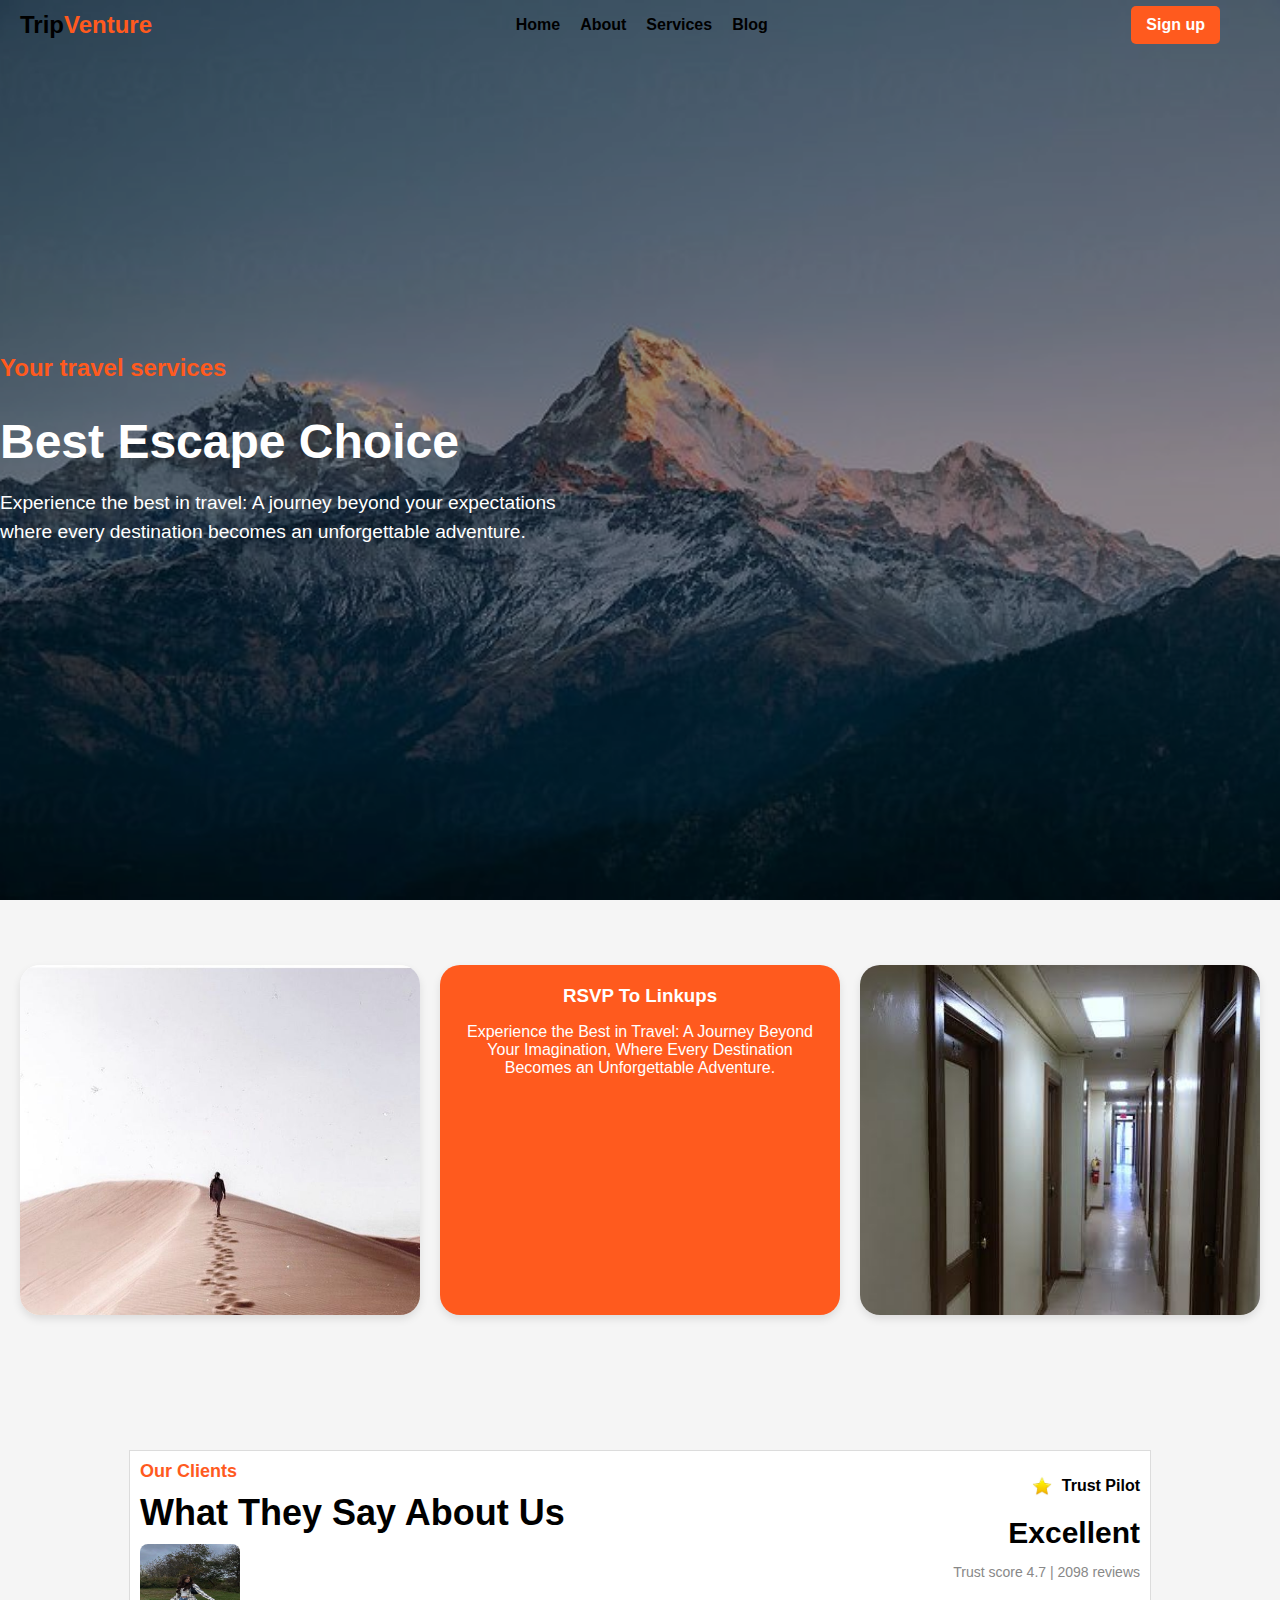
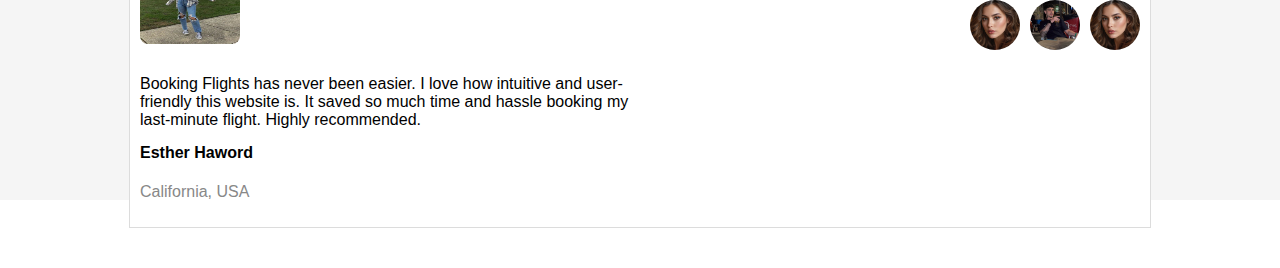
<file: index.html>
<!DOCTYPE html>
<html lang="en">
<head>
    <meta charset="UTF-8">
    <meta name="viewport" content="width=device-width, initial-scale=1.0">
    <title>TripVenture</title>
    <link rel="stylesheet" href="style.css">
</head>
<body>
    <header>
        <div class="logo">
            <span class="logo-text">Trip<span class="venture">Venture</span></span>
        </div>
        <nav>
            <ul>
                <li><a href="#">Home</a></li>
                <li><a href="#">About</a></li>
                <li><a href="#">Services</a></li>
                <li><a href="#">Blog</a></li>
            </ul>
        </nav>
        <a href="signin.html" class="sign-in-btn">Sign up</a>
    </header>

    <section class="hero">
        <div class="overlay">
            <div class="hero-text">
                <h2>Your travel services</h2>
                <h1>Best Escape Choice</h1>
                <p>Experience the best in travel: A journey beyond your expectations where every destination becomes an unforgettable adventure.</p>
            </div>
        </div>
    </section>
    <hero>
        <div class="card-container">
            <div class="card">
                <img src="download (20).jpeg" alt="Traveller Profile">
                <div class="card-content">
                    <p>View Traveller Profile</p>
                </div>
            </div>
            <div class="card orange-card">
                <div class="card-content">
                    <h3>RSVP To Linkups</h3>
                    <p>Experience the Best in Travel: A Journey Beyond Your Imagination, Where Every Destination Becomes an Unforgettable Adventure.</p>
                </div>
            </div>
            <div class="card">
                <img src="Welcome to Kolping New York - Room Rental _ Hostel _ Accomodations = Photos & Pics Page.jpeg" alt="Hostel Chat">
                <div class="card-content">
                    <p>Join Your Hostel's Chat</p>
                </div>
            </div>
        </div>
    </hero>
    <section class="testimonial-section">
        <div class="testimonial-content">
            <div class="left-column">
                <h4 class="section-title">Our Clients</h4>
                <h2 class="main-title">What They Say About Us</h2>
                <div class="testimonial-box">
                    <img src="73 Perfect Camping Outfit Ideas with Packing Tips.jpeg" alt="Client Image" class="client-image">
                    <p class="testimonial-text">
                        Booking Flights has never been easier. I love how intuitive and user-friendly this website is. 
                        It saved so much time and hassle booking my last-minute flight. Highly recommended.
                    </p>
                    <p class="client-name">Esther Haword</p>
                    <p class="client-location">California, USA</p>
                </div>
            </div>
            <div class="right-column">
                <div class="trust-pilot">
                    <div class="trust-pilot-header">
                        <img src="star.jpeg" alt="Trust Pilot" class="trust-pilot-icon">
                        <p class="trust-pilot-title">Trust Pilot</p>
                    </div>
                    <p class="trust-pilot-rating">Excellent</p>
                    <p class="trust-pilot-score">Trust score 4.7 | 2098 reviews</p>
                </div>
                <div class="user-images">
                    <img src="girl.jpeg" alt="User 1" class="user-image">
                    <img src="download (21).jpeg" alt="User 2" class="user-image">
                    <img src="girl.jpeg" alt="User 3" class="user-image">
                </div>
            </div>
        </div>
    </section>
</body>
</html>
</file>
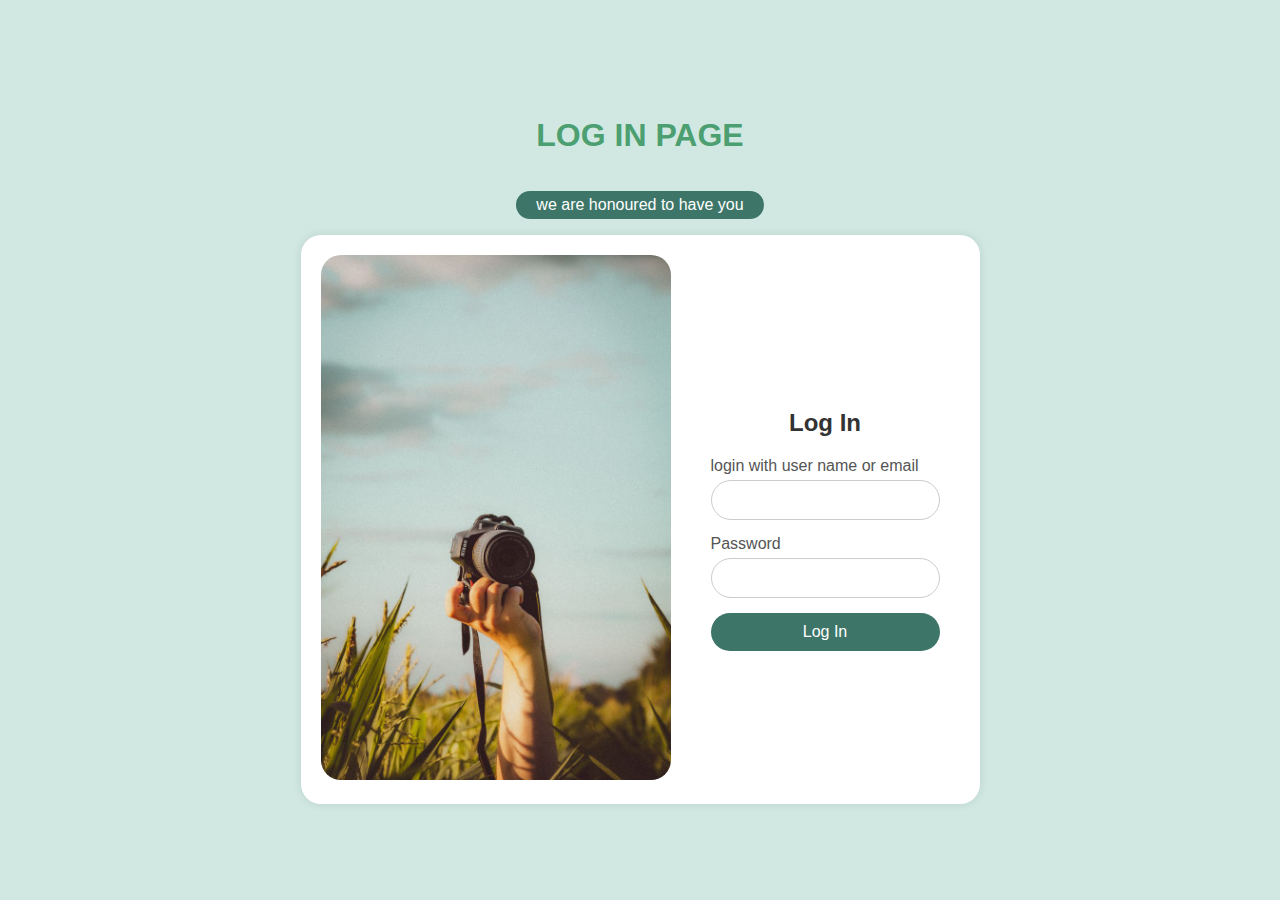
<file: login.html>
<!DOCTYPE html>
<html lang="en">
<head>
    <meta charset="UTF-8">
    <meta name="viewport" content="width=device-width, initial-scale=1.0">
    <title>Login Page</title>
    <link rel="stylesheet" href="login.css">
</head>
<body>
    <div class="container">
        <header>
            <h1>LOG IN PAGE</h1>
            <p>we are honoured to have you</p>
        </header>
        <div class="login-wrapper">
            <div class="image-container">
                <img src="download (22).jpeg" alt="Login Image">
            </div>
            <div class="login-form">
                <h2>Log In</h2>
                <form>
                    <label for="username">login with user name or email</label>
                    <input type="text" id="username" name="username" required>
                    
                    <label for="password">Password</label>
                    <input type="password" id="password" name="password" required>
                    
                    <button type="submit">Log In</button>
                </form>
            </div>
        </div>
    </div>
</body>
</html>
</file>
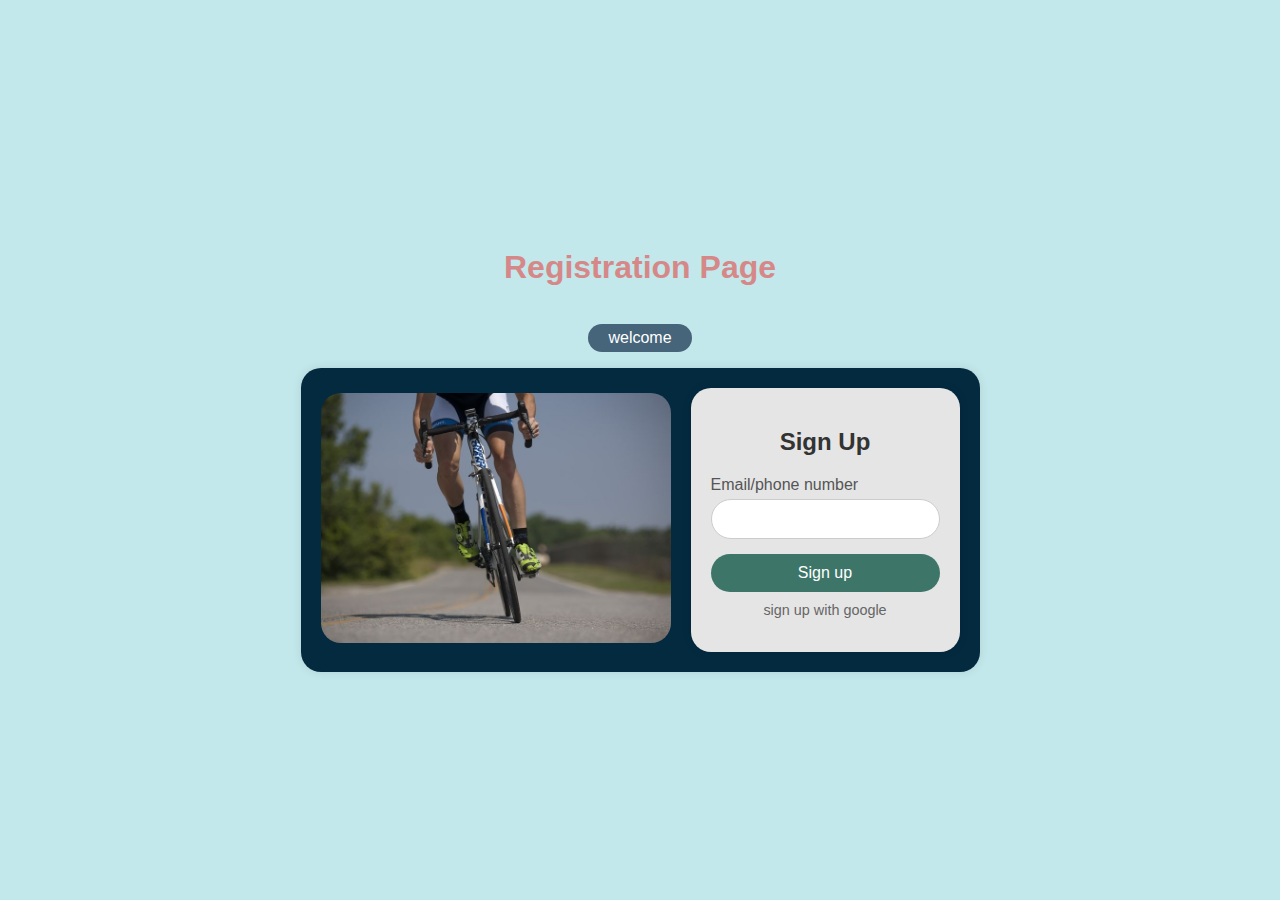
<file: signin.html>
<!DOCTYPE html>
<html lang="en">
<head>
    <meta charset="UTF-8">
    <meta name="viewport" content="width=device-width, initial-scale=1.0">
    <title>Registration Page</title>
    <link rel="stylesheet" href="signin.css">
</head>
<body>
    <div class="container">
        <header>
            <h1>Registration Page</h1>
            <p>welcome</p>
        </header>
        <div class="registration-wrapper">
            <div class="image-container">
                <img src="Types of Recumbent Bikes and How to Choose.jpeg" alt="Registration Image">
            </div>
            <div class="registration-form">
                <h2>Sign Up</h2>
                <form>
                    <label for="email">Email/phone number</label>
                    <input type="text" id="email" name="email" required>
                    
                    <button type="submit">Sign up</button>
                    <p class="alternative">sign up with google</p>
                </form>
            </div>
        </div>
    </div>
</body>
</html>
</file>
<file: style.css>
body {
    margin: 0;
    padding: 0;
    font-family: Arial, sans-serif;
}

header {
    display: flex;
    justify-content: space-between;
    align-items: center;
    background-color:transparent;
    position: absolute;
    width: 100%;
    top: 0;
    z-index: 1000;
    height: 50px;

}
.logo-text {
    font-size: 1.5em;
    font-weight: bold;
    color: black;
    margin-left: 20px;
}

.venture
 {color: #ff5a1e; }

nav ul {
    list-style: none;
    display: flex;
    gap: 20px;
    margin: 0;
    padding: 0;
}

nav ul li a {
    text-decoration: none;
    color: black;
    font-weight: bold;
}

.sign-in-btn {
    background-color: #ff5a1e; 
    border: none;
    padding: 10px 15px;
    text-decoration: none;
    color: white;
    font-weight: bold;
    border-radius: 5px;
    margin-right: 60px;
}

.hero {
    height: 100vh;
    background-image: url('_The\ Annapurna\ Range\ In\ The\ Himalayas__\ by\ Stocksy\ Contributor\ _Shikhar\ Bhattarai_.jpeg'); 
    background-size: cover;
    background-position: center;
    position: relative;
}

.overlay {
    background-color: rgba(0, 0, 0, 0.4); 
    height: 100%;
    display: flex;
    justify-content: left;
    align-items: center;
    text-align: left;
}

.hero-text {
    color: white;
    max-width: 600px;
}

.hero-text h2 {
    color: #ff5a1e; 
    font-weight: bold;
    margin-bottom: 20px;
}

.hero-text h1 {
    font-size: 3em;
    font-weight: bold;
    margin-bottom: 20px;
}

.hero-text p {
    font-size: 1.2em;
    line-height: 1.5;
}
hero {
    margin: 0;
    padding: 0;
    font-family: Arial, sans-serif;
    background-color: #f5f5f5;
    display: flex;
    justify-content: center;
    align-items: center;
    height: 100vh;
}

.card-container {
    display: flex;
    gap: 20px;
    margin-top: 80px;
}

.card {
    background-color: white;
    border-radius: 20px;
    overflow: hidden;
    box-shadow: 0 4px 8px rgba(0, 0, 0, 0.1);
    width: 400px;
    text-align: center;
    display: flex;
    flex-direction: column;
    justify-content: space-between;
    height: 350px;
    margin-bottom: 500px;
}

.card img {
    width: 100%;
    height: auto;
    border-bottom: 1px solid #e0e0e0;
}

.card-content {
    padding: 20px;
}

.card-content h3 {
    margin: 0;
    color: white;
}

.card-content p {
    color: white;
}

.orange-card {
    background-color: #ff5a1e; 
    color: white;
}

.orange-card .card-content p {
    color: white;
}

@media (max-width: 768px) {
    .card-container {
        flex-direction: column;
        align-items: center;
    }

    .card {
        width: 90%;
    }
}
/* body {
    margin: 0;
    padding: 0;
    font-family: Arial, sans-serif;
    background-color: #ffffff;
} */

.testimonial-section {
    padding: 10px;
    border: 1px solid #dcdcdc;
    max-width: 1000px;
    margin: 40px auto;
    background-color: #ffffff;
    margin-top: -350px;
}

.testimonial-content {
    display: flex;
    justify-content: space-between;
    align-items: flex-start;
}

.left-column {
    max-width: 50%;
}

.section-title {
    color: #ff5a1e;
    font-size: 18px;
    margin: 0;
}

.main-title {
    font-size: 36px;
    margin: 10px 0;
}

.testimonial-box {
    display: flex;
    flex-direction: column;
    align-items: flex-start;
}

.client-image {
    width: 100px;
    height: 100px;
    border-radius: 8px;
    margin-bottom: 15px;
}

.testimonial-text {
    font-size: 16px;
    margin-bottom: 10px;
}

.client-name {
    font-weight: bold;
    margin: 5px 0;
}

.client-location {
    color: #888888;
}

.right-column {
    max-width: 40%;
    text-align: right;
}

.trust-pilot {
    margin-bottom: 20px;
}

.trust-pilot-header {
    display: flex;
    align-items: center;
    justify-content: flex-end;
}

.trust-pilot-icon {
    width: 20px;
    height: 20px;
    margin-right: 10px;
}

.trust-pilot-title {
    font-weight: bold;
    font-size: 16px;
}

.trust-pilot-rating {
    font-size: 30px;
    font-weight: bold;
    margin: 5px 0;
}

.trust-pilot-score {
    font-size: 14px;
    color: #888888;
}

.user-images {
    display: flex;
    justify-content: flex-end;
}

.user-image {
    width: 50px;
    height: 50px;
    border-radius: 50%;
    margin-left: 10px;
    object-fit: cover;
}

@media (max-width: 768px) {
    .testimonial-content {
        flex-direction: column;
    }

    .left-column, .right-column {
        max-width: 100%;
        text-align: center;
    }

    .user-images {
        justify-content: center;
    }
}
</file>
<file: login.css>
body {
    margin: 0;
    font-family: Arial, sans-serif;
    background-color: #D1E8E2;
    display: flex;
    justify-content: center;
    align-items: center;
    height: 100vh;
}

.container {
    text-align: center;
    padding: 20px;
}

header h1 {
    font-size: 2rem;
    color: #4C9F70;
}

header p {
    background-color: #3D7669;
    display: inline-block;
    padding: 5px 20px;
    border-radius: 20px;
    color: white;
}

.login-wrapper {
    display: flex;
    justify-content: center;
    align-items: center;
    background-color: #fff;
    padding: 20px;
    border-radius: 20px;
    box-shadow: 0 0 10px rgba(0, 0, 0, 0.1);
}

.image-container img {
    width: 350px;
    height: auto;
    border-radius: 20px;
    object-fit: cover;
}

.login-form {
    padding: 20px;
    max-width: 350px;
    margin-left: 20px;
    text-align: left;
}

.login-form h2 {
    text-align: center;
    font-size: 1.5rem;
    color: #333;
}

.login-form form {
    display: flex;
    flex-direction: column;
}

.login-form label {
    margin-bottom: 5px;
    color: #555;
}

.login-form input {
    padding: 10px;
    margin-bottom: 15px;
    border: 1px solid #ccc;
    border-radius: 20px;
    outline: none;
    font-size: 1rem;
}

.login-form button {
    padding: 10px;
    border: none;
    border-radius: 20px;
    background-color: #3D7669;
    color: white;
    font-size: 1rem;
    cursor: pointer;
    transition: background-color 0.3s;
}

.login-form button:hover {
    background-color: #4C9F70;
}
</file>
<file: signin.css>
body {
    margin: 0;
    font-family: Arial, sans-serif;
    background-color: #C3E8EB;
    display: flex;
    justify-content: center;
    align-items: center;
    height: 100vh;
}

.container {
    text-align: center;
    padding: 20px;
}

header h1 {
    font-size: 2rem;
    color: #D68888;
}

header p {
    background-color: #46647A;
    display: inline-block;
    padding: 5px 20px;
    border-radius: 20px;
    color: white;
}

.registration-wrapper {
    display: flex;
    justify-content: center;
    align-items: center;
    background-color: #042A40;
    padding: 20px;
    border-radius: 20px;
    box-shadow: 0 0 10px rgba(0, 0, 0, 0.1);
    position: relative;
}

.image-container img {
    width: 350px;
    height: auto;
    border-radius: 20px;
    object-fit: cover;
}

.registration-form {
    padding: 20px;
    max-width: 350px;
    margin-left: 20px;
    text-align: left;
    background-color: #E5E5E5;
    border-radius: 20px;
    box-shadow: 0 0 10px rgba(0, 0, 0, 0.1);
}

.registration-form h2 {
    text-align: center;
    font-size: 1.5rem;
    color: #333;
}

.registration-form form {
    display: flex;
    flex-direction: column;
}

.registration-form label {
    margin-bottom: 5px;
    color: #555;
}

.registration-form input {
    padding: 10px;
    margin-bottom: 15px;
    border: 1px solid #ccc;
    border-radius: 20px;
    outline: none;
    font-size: 1rem;
}

.registration-form button {
    padding: 10px;
    border: none;
    border-radius: 20px;
    background-color: #3D7669;
    color: white;
    font-size: 1rem;
    cursor: pointer;
    transition: background-color 0.3s;
}

.registration-form button:hover {
    background-color: #4C9F70;
}

.registration-form .alternative {
    text-align: center;
    margin-top: 10px;
    color: #666;
    font-size: 0.9rem;
}
</file>
